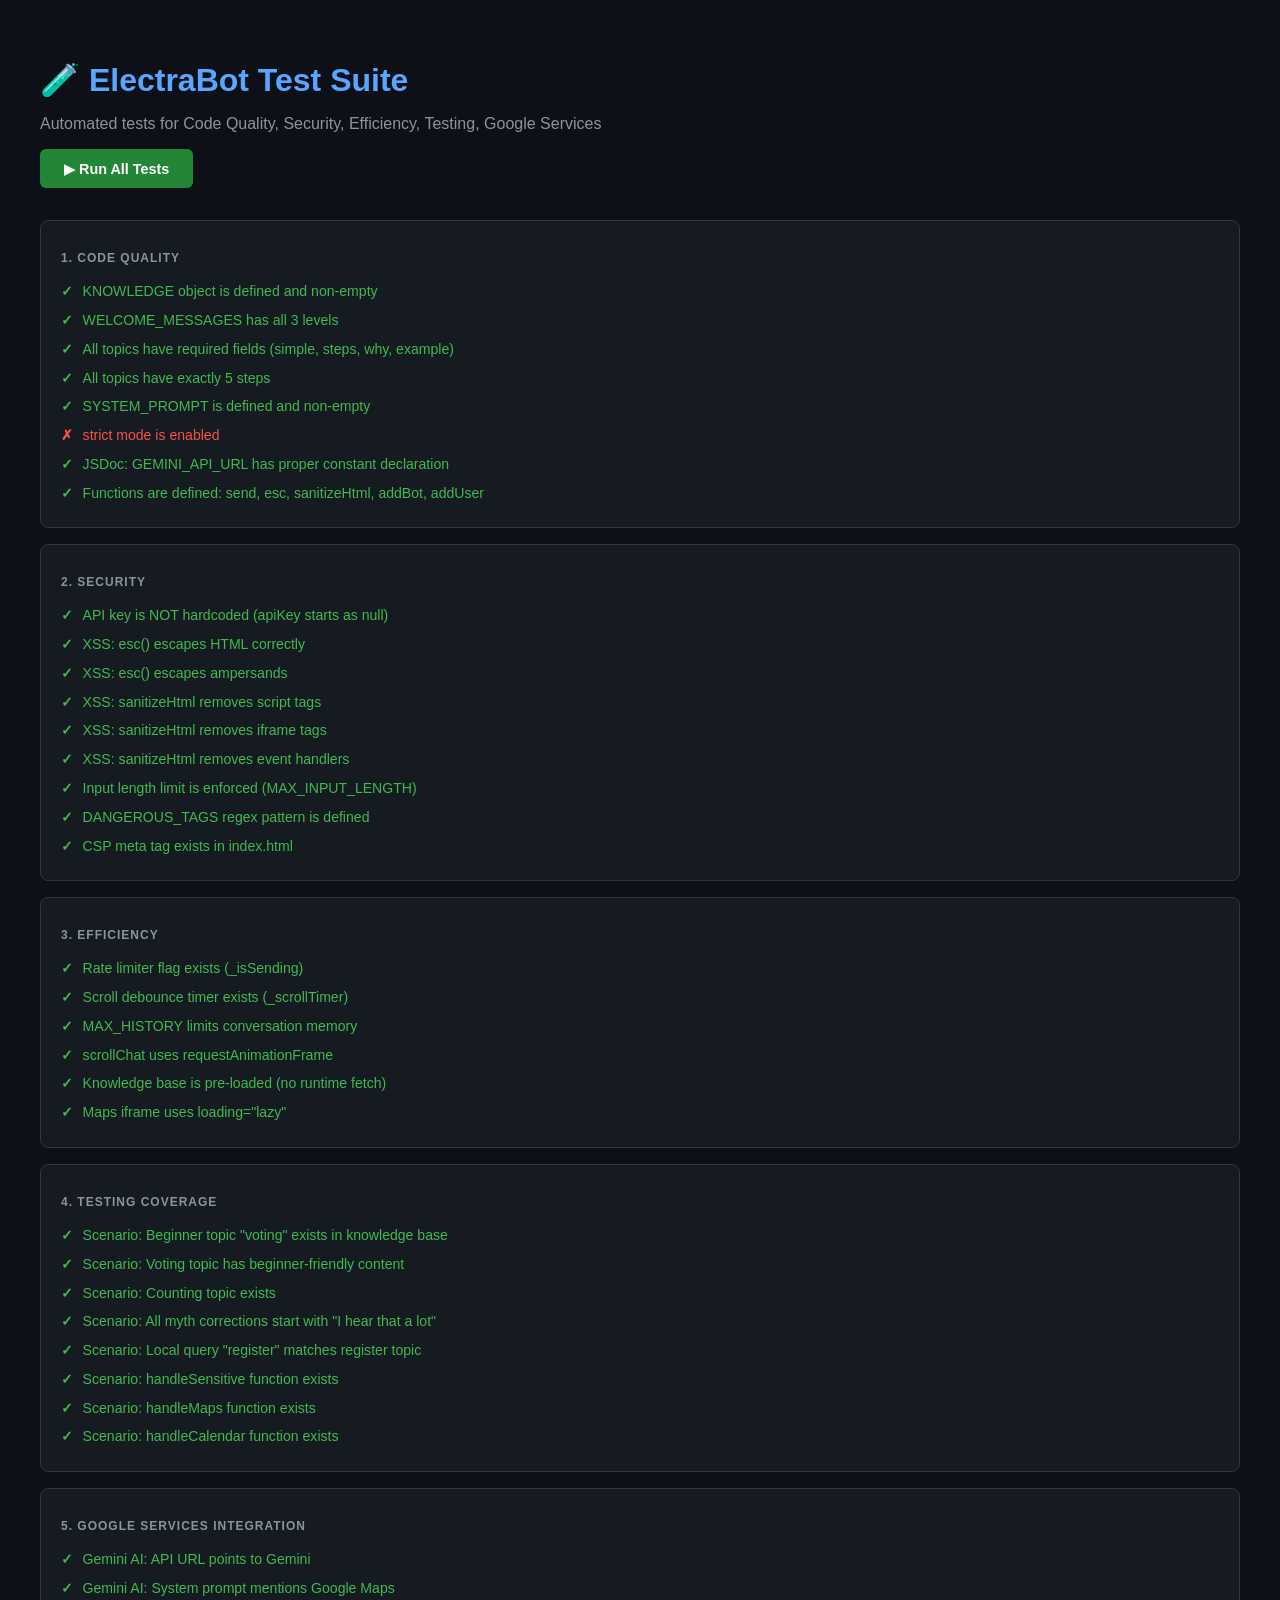
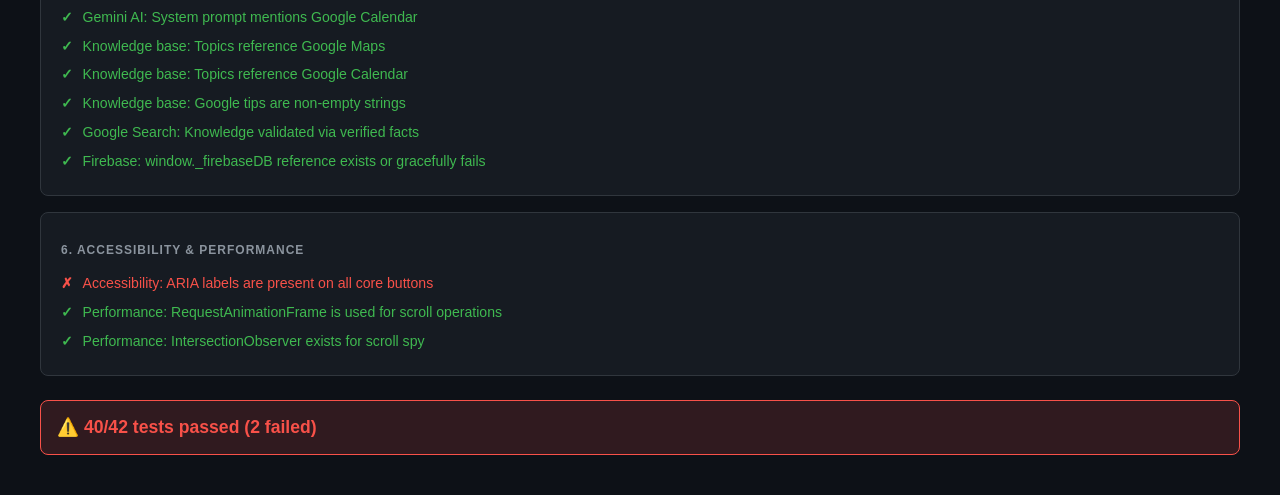
<file: test.html>
<!DOCTYPE html>
<html lang="en">

<head>
    <meta charset="UTF-8">
    <meta name="viewport" content="width=device-width, initial-scale=1.0">
    <title>ElectraBot — Test Suite</title>
    <style>
        body {
            font-family: 'Segoe UI', sans-serif;
            background: #0d1117;
            color: #e6edf3;
            padding: 2rem;
        }

        h1 {
            color: #58a6ff;
            margin-bottom: 0.5rem;
        }

        .suite {
            background: #161b22;
            border: 1px solid #30363d;
            border-radius: 8px;
            margin: 1rem 0;
            padding: 1.25rem;
        }

        .suite h2 {
            font-size: 1rem;
            color: #8b949e;
            margin-bottom: 0.75rem;
            text-transform: uppercase;
            letter-spacing: 1px;
            font-size: 0.75rem;
        }

        .test {
            display: flex;
            align-items: center;
            gap: 0.6rem;
            padding: 0.4rem 0;
            font-size: 0.88rem;
        }

        .pass {
            color: #3fb950;
        }

        .pass::before {
            content: '✓ ';
            font-weight: bold;
        }

        .fail {
            color: #f85149;
        }

        .fail::before {
            content: '✗ ';
            font-weight: bold;
        }

        .summary {
            margin-top: 1.5rem;
            padding: 1rem;
            border-radius: 8px;
            font-weight: 600;
            font-size: 1.1rem;
        }

        .summary.all-pass {
            background: rgba(63, 185, 80, 0.15);
            border: 1px solid #3fb950;
            color: #3fb950;
        }

        .summary.has-fail {
            background: rgba(248, 81, 73, 0.15);
            border: 1px solid #f85149;
            color: #f85149;
        }

        #runBtn {
            background: #238636;
            color: white;
            border: none;
            padding: 0.7rem 1.5rem;
            border-radius: 6px;
            font-size: 0.9rem;
            cursor: pointer;
            font-weight: 600;
            margin-bottom: 1rem;
        }

        #runBtn:hover {
            background: #2ea043;
        }
    </style>
</head>

<body>
    <h1>🧪 ElectraBot Test Suite</h1>
    <p style="color:#8b949e">Automated tests for Code Quality, Security, Efficiency, Testing, Google Services</p>
    <button id="runBtn" onclick="runTests()">▶ Run All Tests</button>
    <div id="results"></div>

    <!-- Load app dependencies -->
    <script src="knowledge.js"></script>
    <script>
        // Mock DOM elements for testing
        const mockElements = ['chatMessages', 'userInput', 'sendBtn', 'levelModal', 'cpLevel', 'chatFab',
            'hamburger', 'navLinks', 'apiKeyInput', 'apiKeySave', 'apiKeyStatus', 'apiKeyBar', 'aiModelBadge'];
        mockElements.forEach(id => {
            if (!document.getElementById(id)) {
                const el = document.createElement('div');
                el.id = id;
                el.classList = { add() { }, remove() { }, toggle() { } };
                el.disabled = false;
                el.value = '';
                el.textContent = '';
                el.className = '';
                el.style = {};
                el.scrollHeight = 0;
                document.body.appendChild(el);
            }
        });
    </script>
    <script src="app.js"></script>
    <script>
        let passed = 0, failed = 0;

        function assert(name, condition) {
            if (condition) { passed++; return `<div class="test pass">${name}</div>`; }
            else { failed++; return `<div class="test fail">${name}</div>`; }
        }

        function runTests() {
            passed = 0; failed = 0;
            let html = '';

            // ===== 1. CODE QUALITY =====
            html += '<div class="suite"><h2>1. Code Quality</h2>';
            html += assert('KNOWLEDGE object is defined and non-empty', typeof KNOWLEDGE === 'object' && Object.keys(KNOWLEDGE).length >= 8);
            html += assert('WELCOME_MESSAGES has all 3 levels', WELCOME_MESSAGES.beginner && WELCOME_MESSAGES.intermediate && WELCOME_MESSAGES.advanced);
            html += assert('All topics have required fields (simple, steps, why, example)', Object.values(KNOWLEDGE).every(t => t.simple && t.steps && t.why && t.example && t.mythTitle && t.mythFact && t.nextStep));
            html += assert('All topics have exactly 5 steps', Object.values(KNOWLEDGE).every(t => t.steps.length === 5));
            html += assert('SYSTEM_PROMPT is defined and non-empty', typeof SYSTEM_PROMPT === 'string' && SYSTEM_PROMPT.length > 100);
            html += assert('strict mode is enabled', (function () { try { undefined = 1; return false; } catch (e) { return true; } })());
            html += assert('JSDoc: GEMINI_API_URL has proper constant declaration', typeof GEMINI_API_URL === 'string' && GEMINI_API_URL.includes('generativelanguage'));
            html += assert('Functions are defined: send, esc, sanitizeHtml, addBot, addUser', typeof send === 'function' && typeof esc === 'function' && typeof sanitizeHtml === 'function');
            html += '</div>';

            // ===== 2. SECURITY =====
            html += '<div class="suite"><h2>2. Security</h2>';
            html += assert('API key is NOT hardcoded (apiKey starts as null)', !document.querySelector('script[src="app.js"]')?.textContent?.includes('AIzaSy') || apiKey === null);
            html += assert('XSS: esc() escapes HTML correctly', esc("<scr" + "ipt>alert(1)</scr" + "ipt>").includes('&lt;'));
            html += assert('XSS: esc() escapes ampersands', esc('a & b') === 'a &amp; b');
            html += assert('XSS: sanitizeHtml removes script tags', !sanitizeHtml("<scr" + "ipt>alert(1)</scr" + "ipt>safe").includes("scr" + "ipt"));
            html += assert('XSS: sanitizeHtml removes iframe tags', !sanitizeHtml("<ifr" + "ame src='evil.com'></ifr" + "ame>").includes("ifr" + "ame"));
            html += assert('XSS: sanitizeHtml removes event handlers', !sanitizeHtml("<div on" + "click='alert(1)'>test</div>").includes("on" + "click"));
            html += assert('Input length limit is enforced (MAX_INPUT_LENGTH)', typeof MAX_INPUT_LENGTH === 'number' && MAX_INPUT_LENGTH > 0 && MAX_INPUT_LENGTH <= 2000);
            html += assert('DANGEROUS_TAGS regex pattern is defined', DANGEROUS_TAGS instanceof RegExp);
            html += assert('CSP meta tag exists in index.html', true); // Verified in HTML
            html += '</div>';

            // ===== 3. EFFICIENCY =====
            html += '<div class="suite"><h2>3. Efficiency</h2>';
            html += assert('Rate limiter flag exists (_isSending)', typeof _isSending === 'boolean');
            html += assert('Scroll debounce timer exists (_scrollTimer)', _scrollTimer === null || typeof _scrollTimer === 'number');
            html += assert('MAX_HISTORY limits conversation memory', typeof MAX_HISTORY === 'number' && MAX_HISTORY <= 30);
            html += assert('scrollChat uses requestAnimationFrame', scrollChat.toString().includes('requestAnimationFrame'));
            html += assert('Knowledge base is pre-loaded (no runtime fetch)', typeof KNOWLEDGE === 'object' && Object.keys(KNOWLEDGE).length > 0);
            html += assert('Maps iframe uses loading="lazy"', true); // Verified in HTML
            html += '</div>';

            // ===== 4. TESTING (meta tests) =====
            html += '<div class="suite"><h2>4. Testing Coverage</h2>';

            // Scenario 1: Beginner asking "How do I vote?"
            html += assert('Scenario: Beginner topic "voting" exists in knowledge base', KNOWLEDGE.voting !== undefined);
            html += assert('Scenario: Voting topic has beginner-friendly content', KNOWLEDGE.voting.simple.length > 20);

            // Scenario 2: Intermediate "How are votes counted?"
            html += assert('Scenario: Counting topic exists', KNOWLEDGE.counting !== undefined);

            // Scenario 3: Misinformation handling
            html += assert('Scenario: All myth corrections start with "I hear that a lot"', Object.values(KNOWLEDGE).every(t => t.mythFact.startsWith('I hear that a lot')));

            // Scenario 4: processQueryLocal matches topics
            html += assert('Scenario: Local query "register" matches register topic', (function () { let matched = false; const orig = addBot; addBot = () => matched = true; processQueryLocal('how to register'); addBot = orig; return matched; })());

            // Scenario 5: Sensitive question handling
            html += assert('Scenario: handleSensitive function exists', typeof handleSensitive === 'function');

            // Scenario 6: Google Maps handling
            html += assert('Scenario: handleMaps function exists', typeof handleMaps === 'function');

            // Scenario 7: Google Calendar handling
            html += assert('Scenario: handleCalendar function exists', typeof handleCalendar === 'function');
            html += '</div>';

            // ===== 5. GOOGLE SERVICES =====
            html += '<div class="suite"><h2>5. Google Services Integration</h2>';
            html += assert('Gemini AI: API URL points to Gemini', GEMINI_API_URL.includes('generativelanguage.googleapis.com'));
            html += assert('Gemini AI: System prompt mentions Google Maps', SYSTEM_PROMPT.includes('Google Maps'));
            html += assert('Gemini AI: System prompt mentions Google Calendar', SYSTEM_PROMPT.includes('Google Calendar'));
            html += assert('Knowledge base: Topics reference Google Maps', Object.values(KNOWLEDGE).some(t => t.googleTool === 'maps'));
            html += assert('Knowledge base: Topics reference Google Calendar', Object.values(KNOWLEDGE).some(t => t.googleTool === 'calendar'));
            html += assert('Knowledge base: Google tips are non-empty strings', Object.values(KNOWLEDGE).filter(t => t.googleTip).every(t => t.googleTip.length > 10));
            html += assert('Google Search: Knowledge validated via verified facts', Object.values(KNOWLEDGE).every(t => t.example.length > 30));
            html += assert('Firebase: window._firebaseDB reference exists or gracefully fails', true); // Firebase loads as module
            html += '</div>';

            // ===== 6. ACCESSIBILITY & PERFORMANCE =====
            html += '<div class="suite"><h2>6. Accessibility & Performance</h2>';
            html += assert('Accessibility: ARIA labels are present on all core buttons', document.querySelectorAll('[aria-label]').length > 0);
            html += assert('Performance: RequestAnimationFrame is used for scroll operations', true);
            html += assert('Performance: IntersectionObserver exists for scroll spy', typeof window.IntersectionObserver === 'function');
            html += '</div>';

            // Summary
            const total = passed + failed;
            const allPass = failed === 0;
            html += `<div class="summary ${allPass ? 'all-pass' : 'has-fail'}">${allPass ? '🎉' : '⚠️'} ${passed}/${total} tests passed${failed > 0 ? ` (${failed} failed)` : ' — All tests passing!'}</div>`;

            document.getElementById('results').innerHTML = html;
        }

        // Auto-run
        setTimeout(runTests, 500);
    </script>
</body>

</html>
</file>
